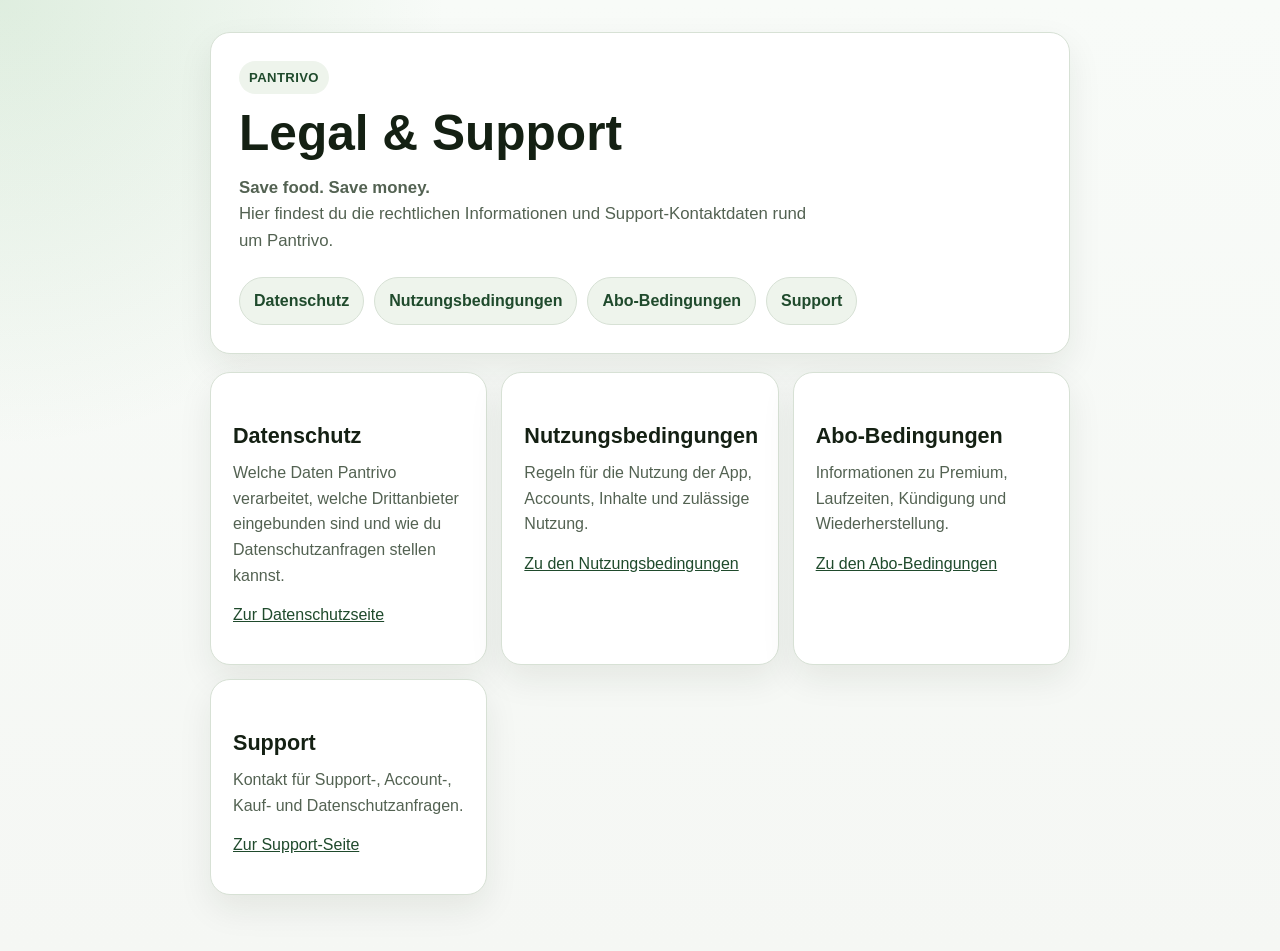
<file: index.html>
<!doctype html>
<html lang="de">
  <head>
    <meta charset="utf-8" />
    <meta name="viewport" content="width=device-width, initial-scale=1" />
    <title>Pantrivo Legal & Support</title>
    <meta
      name="description"
      content="Rechtliche Informationen und Support-Kontakt für Pantrivo."
    />
    <link rel="stylesheet" href="./styles.css" />
  </head>
  <body>
    <main class="shell">
      <section class="hero">
        <span class="eyebrow">Pantrivo</span>
        <h1>Legal & Support</h1>
        <p class="lead">
          <strong>Save food. Save money.</strong><br />
          Hier findest du die rechtlichen Informationen und Support-Kontaktdaten
          rund um Pantrivo.
        </p>
        <nav class="nav" aria-label="Legal navigation">
          <a href="./privacy.html">Datenschutz</a>
          <a href="./terms.html">Nutzungsbedingungen</a>
          <a href="./subscription-terms.html">Abo-Bedingungen</a>
          <a href="./support.html">Support</a>
        </nav>
      </section>

      <section class="grid">
        <article class="card">
          <h2>Datenschutz</h2>
          <p class="muted">
            Welche Daten Pantrivo verarbeitet, welche Drittanbieter eingebunden sind und
            wie du Datenschutzanfragen stellen kannst.
          </p>
          <p><a href="./privacy.html">Zur Datenschutzseite</a></p>
        </article>

        <article class="card">
          <h2>Nutzungsbedingungen</h2>
          <p class="muted">
            Regeln für die Nutzung der App, Accounts, Inhalte und zulässige Nutzung.
          </p>
          <p><a href="./terms.html">Zu den Nutzungsbedingungen</a></p>
        </article>

        <article class="card">
          <h2>Abo-Bedingungen</h2>
          <p class="muted">
            Informationen zu Premium, Laufzeiten, Kündigung und Wiederherstellung.
          </p>
          <p><a href="./subscription-terms.html">Zu den Abo-Bedingungen</a></p>
        </article>

        <article class="card">
          <h2>Support</h2>
          <p class="muted">
            Kontakt für Support-, Account-, Kauf- und Datenschutzanfragen.
          </p>
          <p><a href="./support.html">Zur Support-Seite</a></p>
        </article>
      </section>

    </main>
  </body>
</html>
</file>
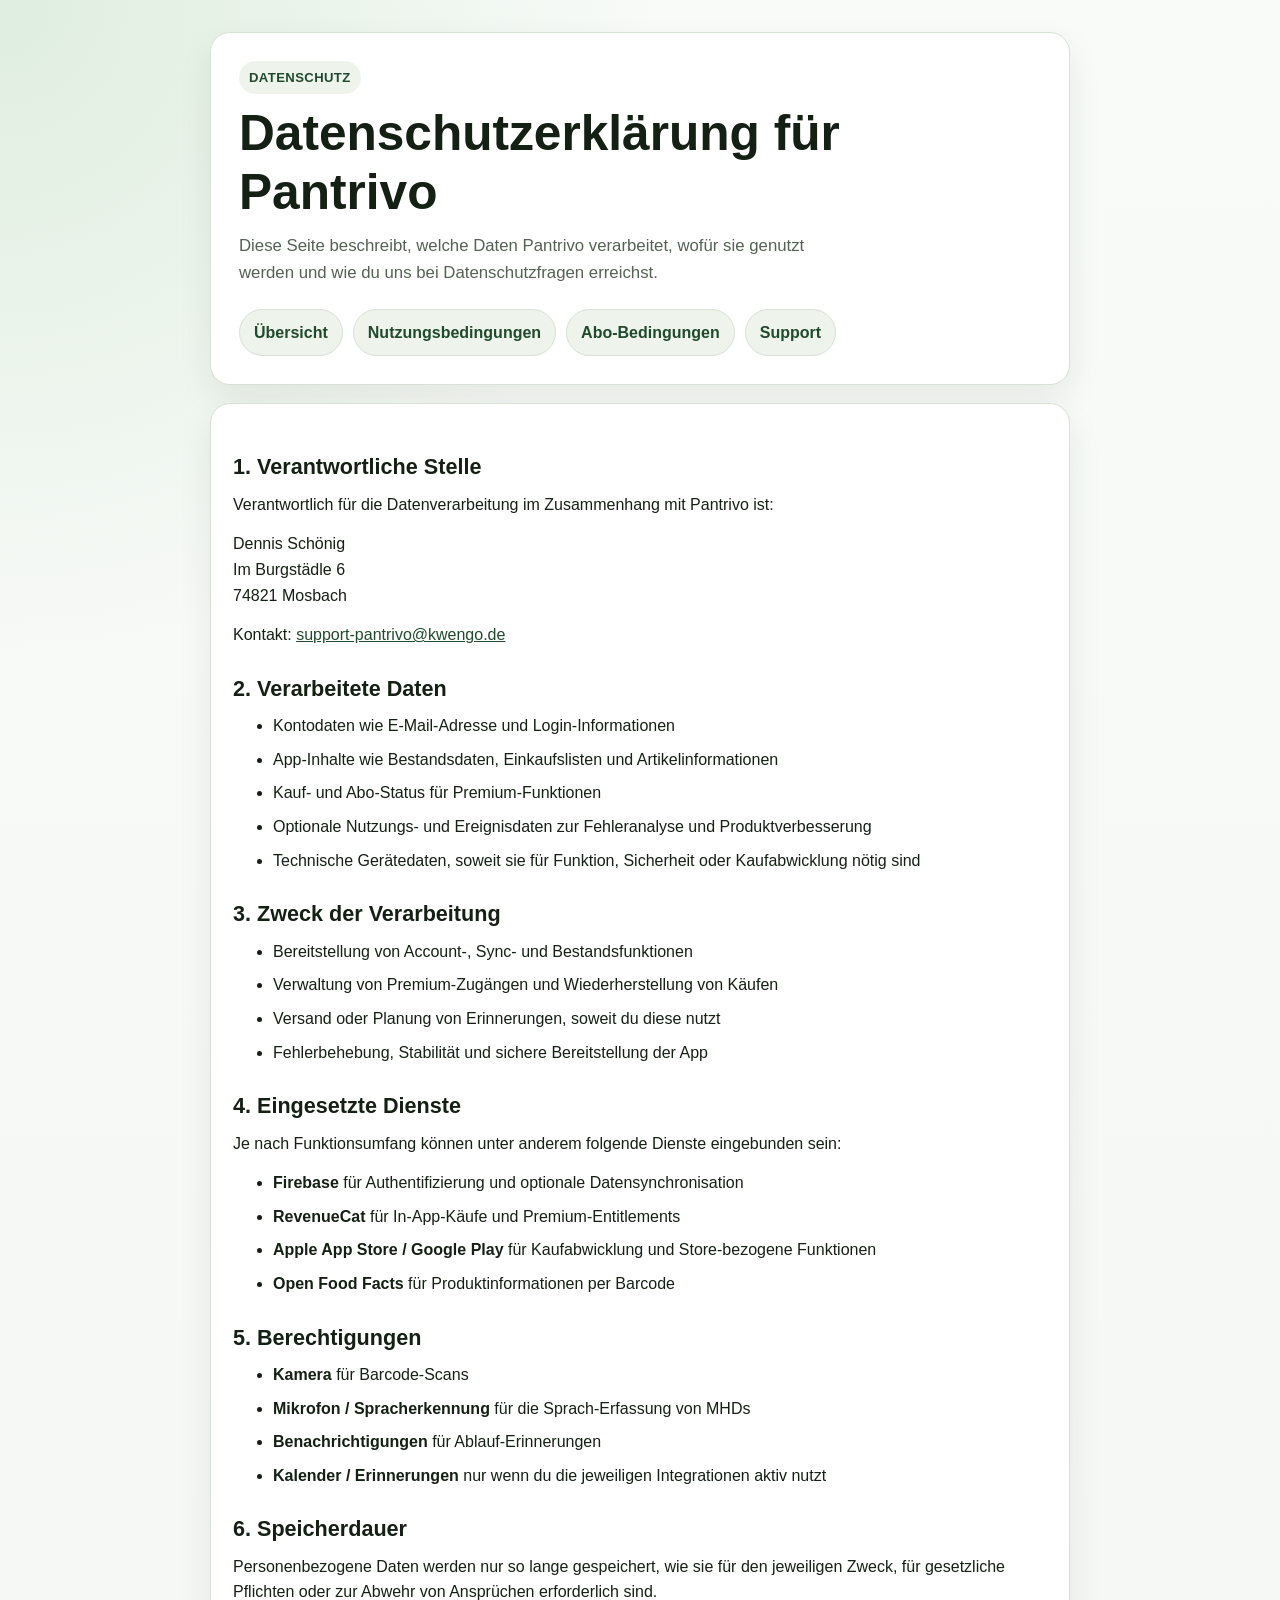
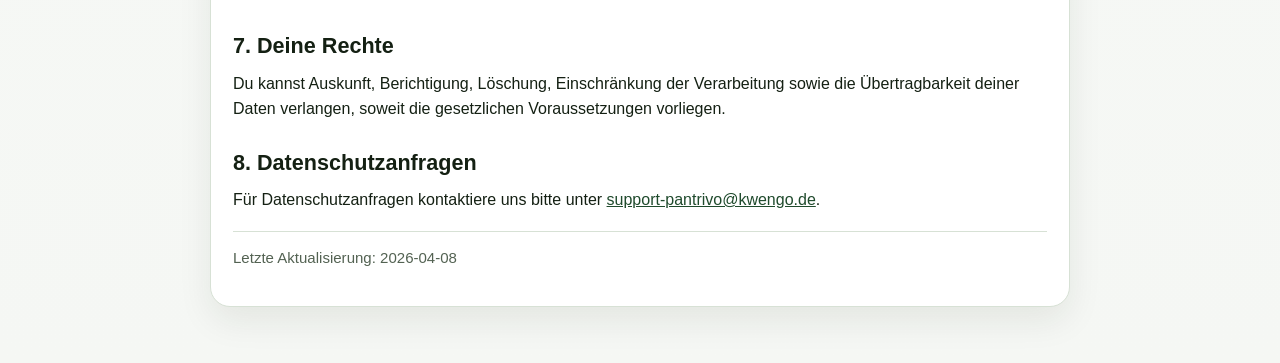
<file: privacy.html>
<!doctype html>
<html lang="de">
  <head>
    <meta charset="utf-8" />
    <meta name="viewport" content="width=device-width, initial-scale=1" />
    <title>Pantrivo Datenschutz</title>
    <link rel="stylesheet" href="./styles.css" />
  </head>
  <body>
    <main class="shell">
      <section class="hero">
        <span class="eyebrow">Datenschutz</span>
        <h1>Datenschutzerklärung für Pantrivo</h1>
        <p class="lead">
          Diese Seite beschreibt, welche Daten Pantrivo verarbeitet, wofür sie genutzt
          werden und wie du uns bei Datenschutzfragen erreichst.
        </p>
        <nav class="nav" aria-label="Legal navigation">
          <a href="./index.html">Übersicht</a>
          <a href="./terms.html">Nutzungsbedingungen</a>
          <a href="./subscription-terms.html">Abo-Bedingungen</a>
          <a href="./support.html">Support</a>
        </nav>
      </section>

      <article class="card">
        <h2>1. Verantwortliche Stelle</h2>
        <p>
          Verantwortlich für die Datenverarbeitung im Zusammenhang mit Pantrivo ist:
        </p>
        <p>
          Dennis Sch&ouml;nig<br />
          Im Burgst&auml;dle 6<br />
          74821 Mosbach
        </p>
        <p>
          Kontakt: <a href="mailto:support-pantrivo@kwengo.de">support-pantrivo@kwengo.de</a>
        </p>

        <h2>2. Verarbeitete Daten</h2>
        <ul class="list-tight">
          <li>Kontodaten wie E-Mail-Adresse und Login-Informationen</li>
          <li>App-Inhalte wie Bestandsdaten, Einkaufslisten und Artikelinformationen</li>
          <li>Kauf- und Abo-Status für Premium-Funktionen</li>
          <li>Optionale Nutzungs- und Ereignisdaten zur Fehleranalyse und Produktverbesserung</li>
          <li>Technische Gerätedaten, soweit sie für Funktion, Sicherheit oder Kaufabwicklung nötig sind</li>
        </ul>

        <h2>3. Zweck der Verarbeitung</h2>
        <ul class="list-tight">
          <li>Bereitstellung von Account-, Sync- und Bestandsfunktionen</li>
          <li>Verwaltung von Premium-Zugängen und Wiederherstellung von Käufen</li>
          <li>Versand oder Planung von Erinnerungen, soweit du diese nutzt</li>
          <li>Fehlerbehebung, Stabilität und sichere Bereitstellung der App</li>
        </ul>

        <h2>4. Eingesetzte Dienste</h2>
        <p>Je nach Funktionsumfang können unter anderem folgende Dienste eingebunden sein:</p>
        <ul class="list-tight">
          <li><strong>Firebase</strong> für Authentifizierung und optionale Datensynchronisation</li>
          <li><strong>RevenueCat</strong> für In-App-Käufe und Premium-Entitlements</li>
          <li><strong>Apple App Store / Google Play</strong> für Kaufabwicklung und Store-bezogene Funktionen</li>
          <li><strong>Open Food Facts</strong> für Produktinformationen per Barcode</li>
        </ul>

        <h2>5. Berechtigungen</h2>
        <ul class="list-tight">
          <li><strong>Kamera</strong> für Barcode-Scans</li>
          <li><strong>Mikrofon / Spracherkennung</strong> für die Sprach-Erfassung von MHDs</li>
          <li><strong>Benachrichtigungen</strong> für Ablauf-Erinnerungen</li>
          <li><strong>Kalender / Erinnerungen</strong> nur wenn du die jeweiligen Integrationen aktiv nutzt</li>
        </ul>

        <h2>6. Speicherdauer</h2>
        <p>
          Personenbezogene Daten werden nur so lange gespeichert, wie sie für den
          jeweiligen Zweck, für gesetzliche Pflichten oder zur Abwehr von Ansprüchen
          erforderlich sind.
        </p>

        <h2>7. Deine Rechte</h2>
        <p>
          Du kannst Auskunft, Berichtigung, Löschung, Einschränkung der Verarbeitung
          sowie die Übertragbarkeit deiner Daten verlangen, soweit die gesetzlichen
          Voraussetzungen vorliegen.
        </p>

        <h2>8. Datenschutzanfragen</h2>
        <p>
          Für Datenschutzanfragen kontaktiere uns bitte unter
          <a href="mailto:support-pantrivo@kwengo.de">support-pantrivo@kwengo.de</a>.
        </p>

        <p class="meta">Letzte Aktualisierung: 2026-04-08</p>
      </article>
    </main>
  </body>
</html>
</file>
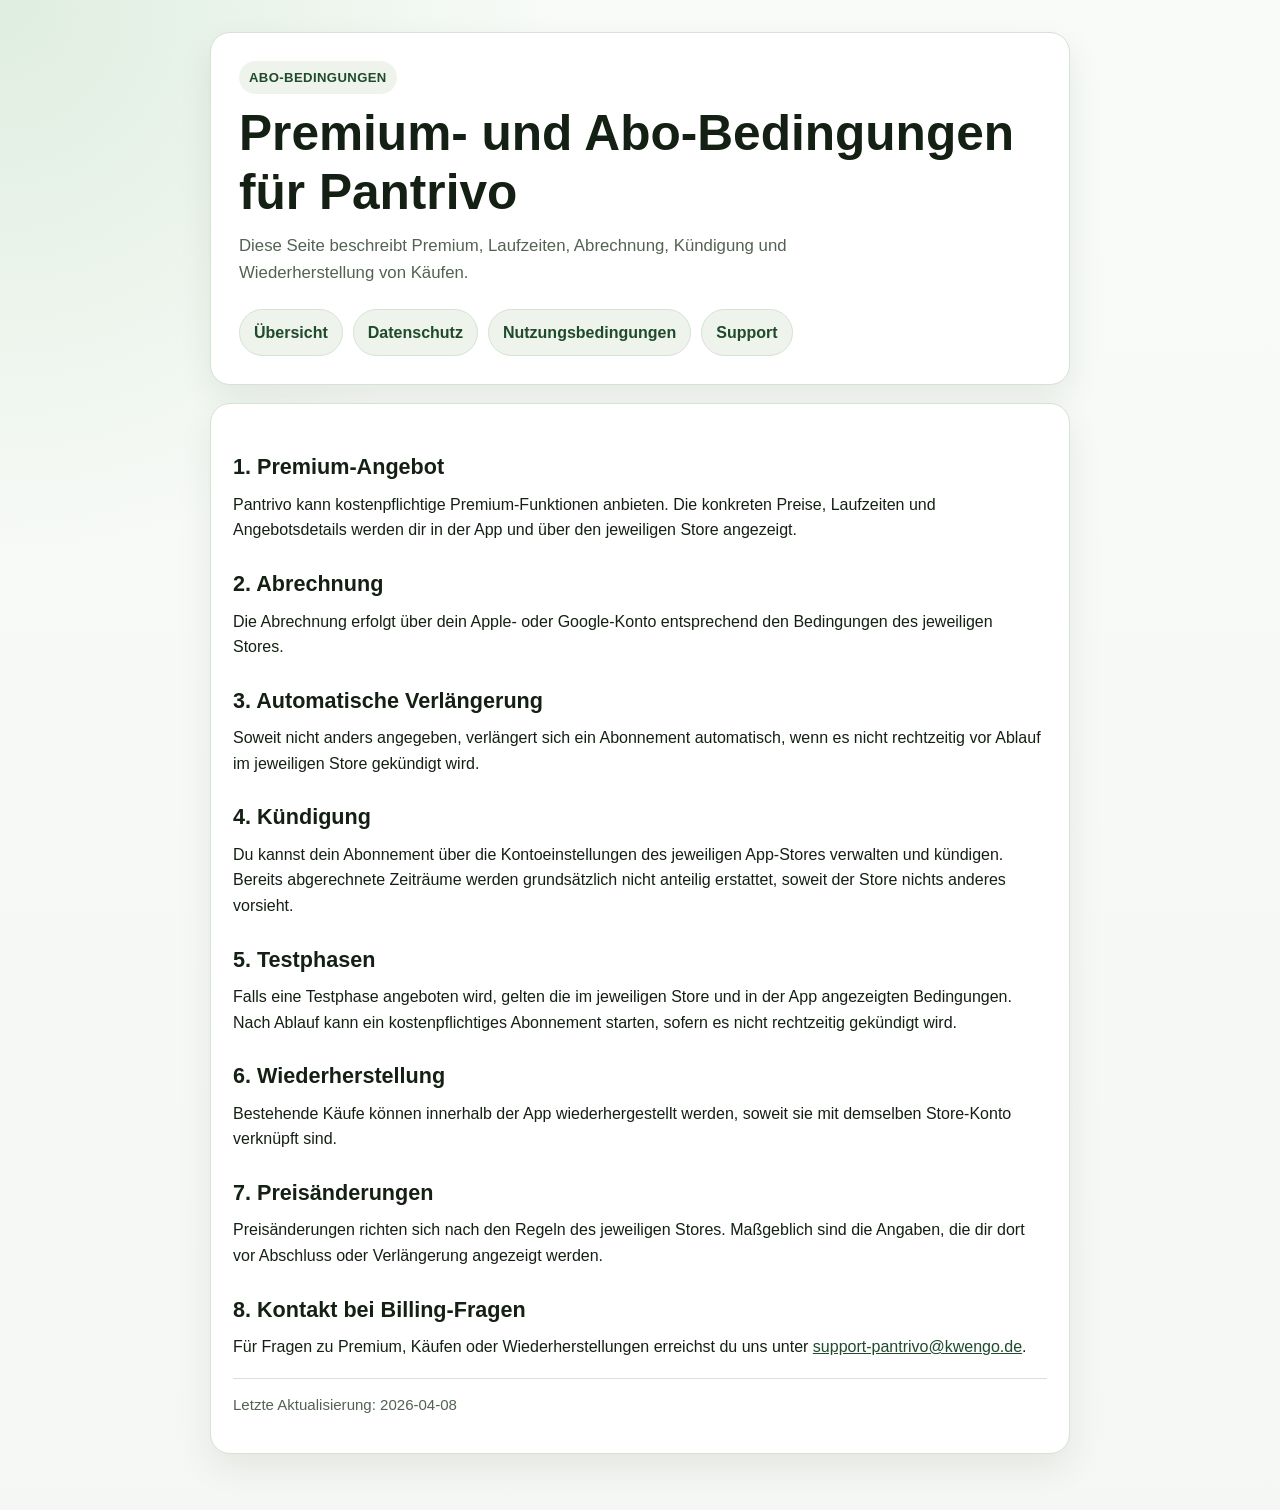
<file: subscription-terms.html>
<!doctype html>
<html lang="de">
  <head>
    <meta charset="utf-8" />
    <meta name="viewport" content="width=device-width, initial-scale=1" />
    <title>Pantrivo Abo-Bedingungen</title>
    <link rel="stylesheet" href="./styles.css" />
  </head>
  <body>
    <main class="shell">
      <section class="hero">
        <span class="eyebrow">Abo-Bedingungen</span>
        <h1>Premium- und Abo-Bedingungen für Pantrivo</h1>
        <p class="lead">
          Diese Seite beschreibt Premium, Laufzeiten, Abrechnung, Kündigung und
          Wiederherstellung von Käufen.
        </p>
        <nav class="nav" aria-label="Legal navigation">
          <a href="./index.html">Übersicht</a>
          <a href="./privacy.html">Datenschutz</a>
          <a href="./terms.html">Nutzungsbedingungen</a>
          <a href="./support.html">Support</a>
        </nav>
      </section>

      <article class="card">
        <h2>1. Premium-Angebot</h2>
        <p>
          Pantrivo kann kostenpflichtige Premium-Funktionen anbieten. Die konkreten Preise,
          Laufzeiten und Angebotsdetails werden dir in der App und über den jeweiligen
          Store angezeigt.
        </p>

        <h2>2. Abrechnung</h2>
        <p>
          Die Abrechnung erfolgt über dein Apple- oder Google-Konto entsprechend den
          Bedingungen des jeweiligen Stores.
        </p>

        <h2>3. Automatische Verlängerung</h2>
        <p>
          Soweit nicht anders angegeben, verlängert sich ein Abonnement automatisch,
          wenn es nicht rechtzeitig vor Ablauf im jeweiligen Store gekündigt wird.
        </p>

        <h2>4. Kündigung</h2>
        <p>
          Du kannst dein Abonnement über die Kontoeinstellungen des jeweiligen App-Stores
          verwalten und kündigen. Bereits abgerechnete Zeiträume werden grundsätzlich
          nicht anteilig erstattet, soweit der Store nichts anderes vorsieht.
        </p>

        <h2>5. Testphasen</h2>
        <p>
          Falls eine Testphase angeboten wird, gelten die im jeweiligen Store und in der
          App angezeigten Bedingungen. Nach Ablauf kann ein kostenpflichtiges Abonnement
          starten, sofern es nicht rechtzeitig gekündigt wird.
        </p>

        <h2>6. Wiederherstellung</h2>
        <p>
          Bestehende Käufe können innerhalb der App wiederhergestellt werden, soweit sie
          mit demselben Store-Konto verknüpft sind.
        </p>

        <h2>7. Preisänderungen</h2>
        <p>
          Preisänderungen richten sich nach den Regeln des jeweiligen Stores. Maßgeblich
          sind die Angaben, die dir dort vor Abschluss oder Verlängerung angezeigt werden.
        </p>

        <h2>8. Kontakt bei Billing-Fragen</h2>
        <p>
          Für Fragen zu Premium, Käufen oder Wiederherstellungen erreichst du uns unter
          <a href="mailto:support-pantrivo@kwengo.de">support-pantrivo@kwengo.de</a>.
        </p>

        <p class="meta">Letzte Aktualisierung: 2026-04-08</p>
      </article>
    </main>
  </body>
</html>
</file>
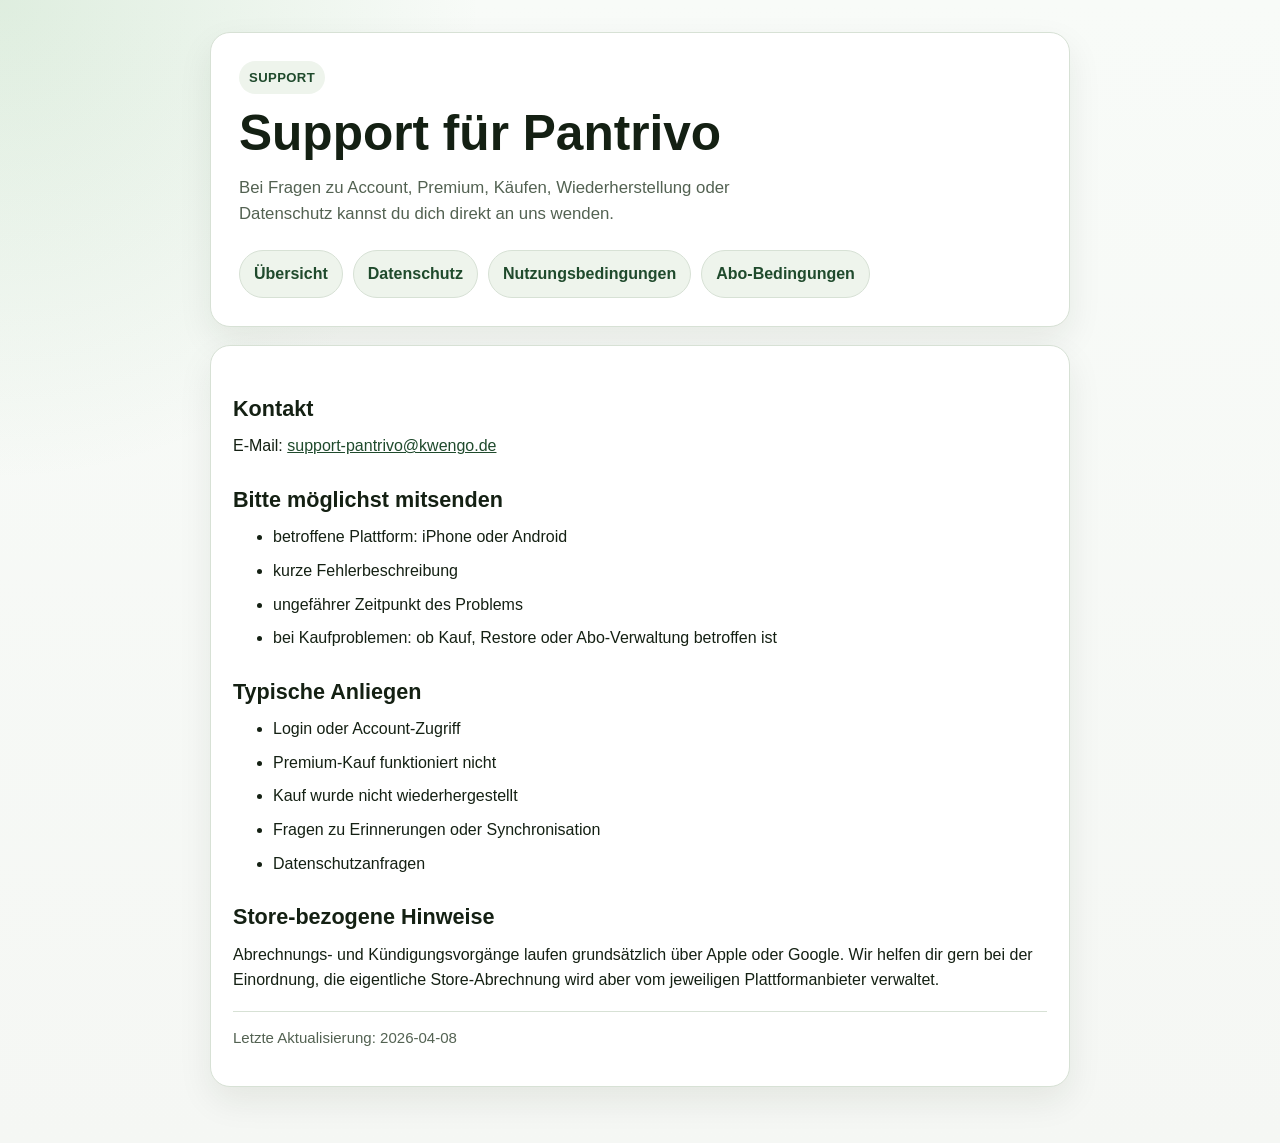
<file: support.html>
<!doctype html>
<html lang="de">
  <head>
    <meta charset="utf-8" />
    <meta name="viewport" content="width=device-width, initial-scale=1" />
    <title>Pantrivo Support</title>
    <link rel="stylesheet" href="./styles.css" />
  </head>
  <body>
    <main class="shell">
      <section class="hero">
        <span class="eyebrow">Support</span>
        <h1>Support für Pantrivo</h1>
        <p class="lead">
          Bei Fragen zu Account, Premium, Käufen, Wiederherstellung oder Datenschutz
          kannst du dich direkt an uns wenden.
        </p>
        <nav class="nav" aria-label="Legal navigation">
          <a href="./index.html">Übersicht</a>
          <a href="./privacy.html">Datenschutz</a>
          <a href="./terms.html">Nutzungsbedingungen</a>
          <a href="./subscription-terms.html">Abo-Bedingungen</a>
        </nav>
      </section>

      <article class="card">
        <h2>Kontakt</h2>
        <p>
          E-Mail:
          <a href="mailto:support-pantrivo@kwengo.de">support-pantrivo@kwengo.de</a>
        </p>

        <h2>Bitte möglichst mitsenden</h2>
        <ul class="list-tight">
          <li>betroffene Plattform: iPhone oder Android</li>
          <li>kurze Fehlerbeschreibung</li>
          <li>ungefährer Zeitpunkt des Problems</li>
          <li>bei Kaufproblemen: ob Kauf, Restore oder Abo-Verwaltung betroffen ist</li>
        </ul>

        <h2>Typische Anliegen</h2>
        <ul class="list-tight">
          <li>Login oder Account-Zugriff</li>
          <li>Premium-Kauf funktioniert nicht</li>
          <li>Kauf wurde nicht wiederhergestellt</li>
          <li>Fragen zu Erinnerungen oder Synchronisation</li>
          <li>Datenschutzanfragen</li>
        </ul>

        <h2>Store-bezogene Hinweise</h2>
        <p>
          Abrechnungs- und Kündigungsvorgänge laufen grundsätzlich über Apple oder Google.
          Wir helfen dir gern bei der Einordnung, die eigentliche Store-Abrechnung wird aber
          vom jeweiligen Plattformanbieter verwaltet.
        </p>

        <p class="meta">Letzte Aktualisierung: 2026-04-08</p>
      </article>
    </main>
  </body>
</html>
</file>
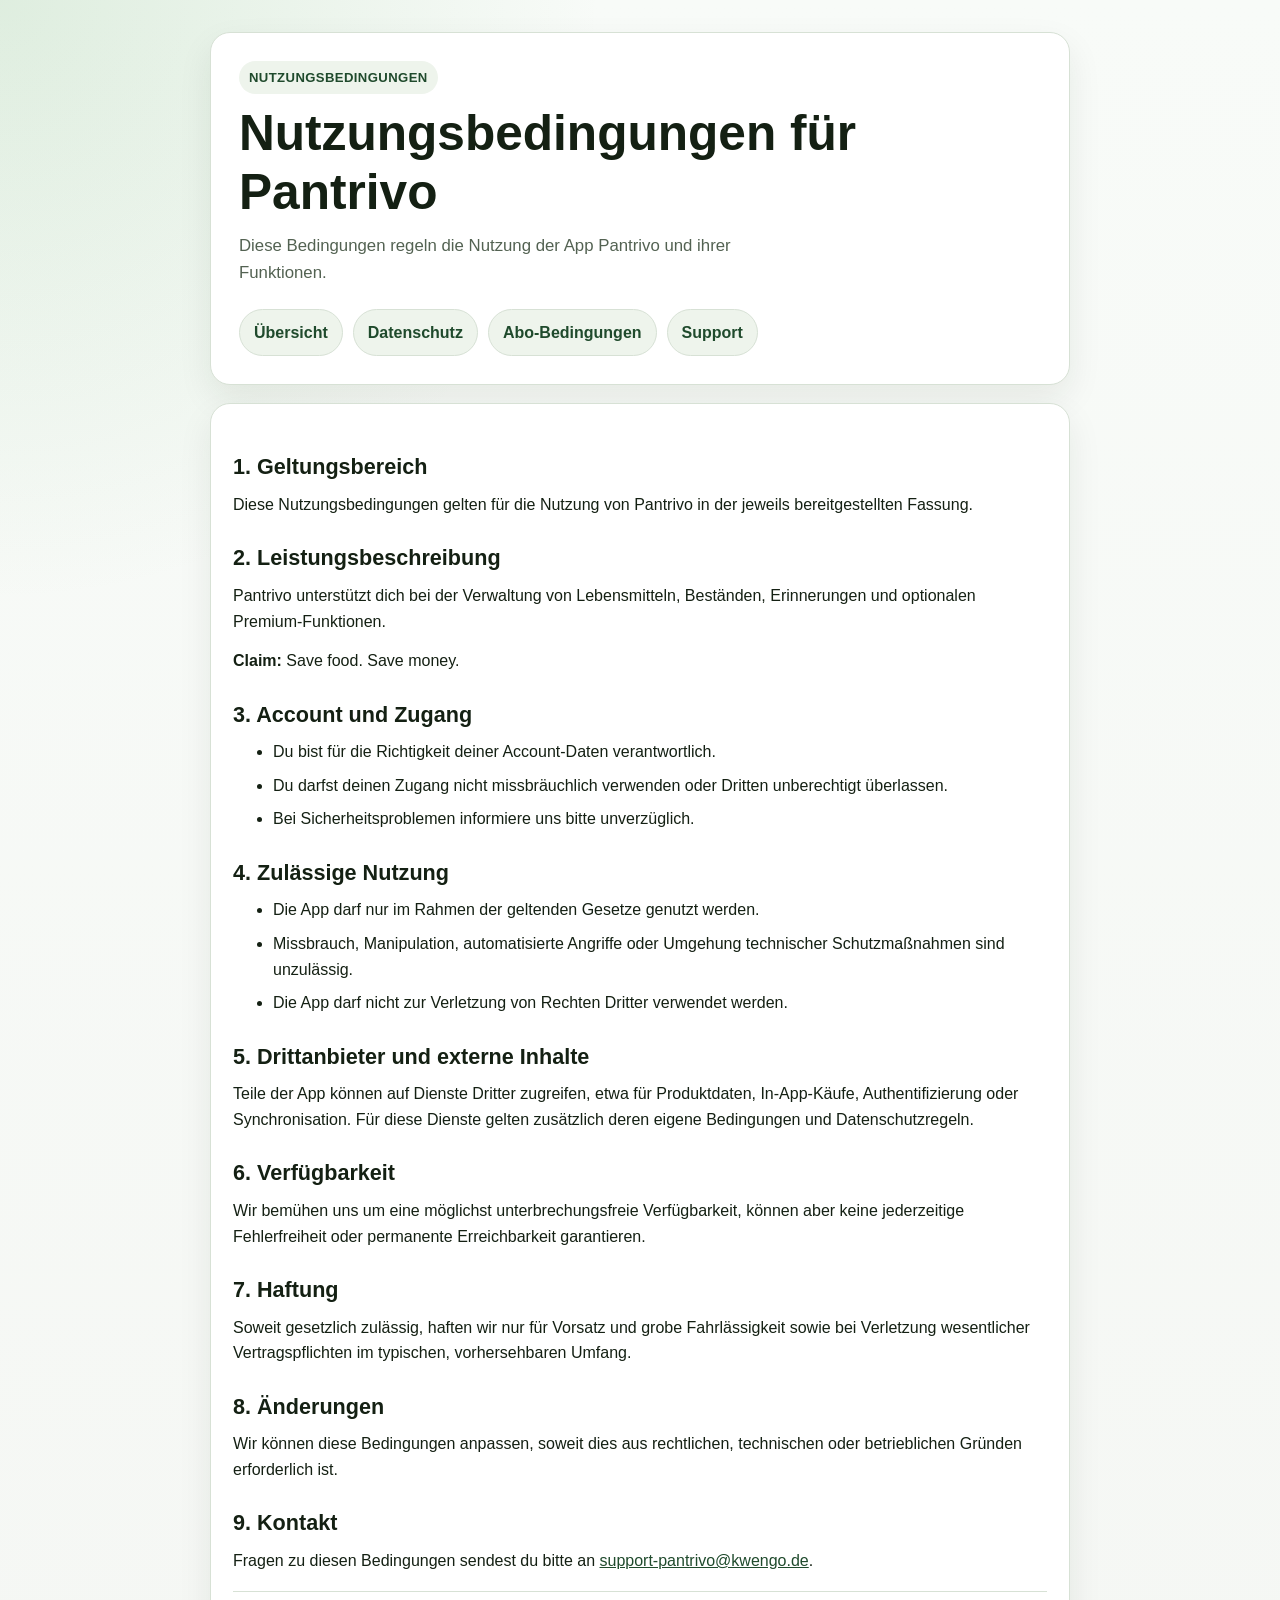
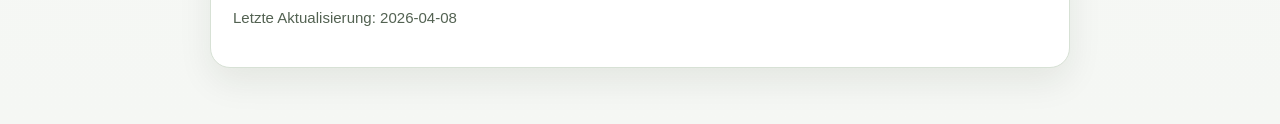
<file: terms.html>
<!doctype html>
<html lang="de">
  <head>
    <meta charset="utf-8" />
    <meta name="viewport" content="width=device-width, initial-scale=1" />
    <title>Pantrivo Nutzungsbedingungen</title>
    <link rel="stylesheet" href="./styles.css" />
  </head>
  <body>
    <main class="shell">
      <section class="hero">
        <span class="eyebrow">Nutzungsbedingungen</span>
        <h1>Nutzungsbedingungen für Pantrivo</h1>
        <p class="lead">
          Diese Bedingungen regeln die Nutzung der App Pantrivo und ihrer Funktionen.
        </p>
        <nav class="nav" aria-label="Legal navigation">
          <a href="./index.html">Übersicht</a>
          <a href="./privacy.html">Datenschutz</a>
          <a href="./subscription-terms.html">Abo-Bedingungen</a>
          <a href="./support.html">Support</a>
        </nav>
      </section>

      <article class="card">
        <h2>1. Geltungsbereich</h2>
        <p>
          Diese Nutzungsbedingungen gelten für die Nutzung von Pantrivo in der jeweils
          bereitgestellten Fassung.
        </p>

        <h2>2. Leistungsbeschreibung</h2>
        <p>
          Pantrivo unterstützt dich bei der Verwaltung von Lebensmitteln, Beständen,
          Erinnerungen und optionalen Premium-Funktionen.
        </p>
        <p><strong>Claim:</strong> Save food. Save money.</p>

        <h2>3. Account und Zugang</h2>
        <ul class="list-tight">
          <li>Du bist für die Richtigkeit deiner Account-Daten verantwortlich.</li>
          <li>Du darfst deinen Zugang nicht missbräuchlich verwenden oder Dritten unberechtigt überlassen.</li>
          <li>Bei Sicherheitsproblemen informiere uns bitte unverzüglich.</li>
        </ul>

        <h2>4. Zulässige Nutzung</h2>
        <ul class="list-tight">
          <li>Die App darf nur im Rahmen der geltenden Gesetze genutzt werden.</li>
          <li>Missbrauch, Manipulation, automatisierte Angriffe oder Umgehung technischer Schutzmaßnahmen sind unzulässig.</li>
          <li>Die App darf nicht zur Verletzung von Rechten Dritter verwendet werden.</li>
        </ul>

        <h2>5. Drittanbieter und externe Inhalte</h2>
        <p>
          Teile der App können auf Dienste Dritter zugreifen, etwa für Produktdaten,
          In-App-Käufe, Authentifizierung oder Synchronisation. Für diese Dienste gelten
          zusätzlich deren eigene Bedingungen und Datenschutzregeln.
        </p>

        <h2>6. Verfügbarkeit</h2>
        <p>
          Wir bemühen uns um eine möglichst unterbrechungsfreie Verfügbarkeit, können
          aber keine jederzeitige Fehlerfreiheit oder permanente Erreichbarkeit garantieren.
        </p>

        <h2>7. Haftung</h2>
        <p>
          Soweit gesetzlich zulässig, haften wir nur für Vorsatz und grobe Fahrlässigkeit
          sowie bei Verletzung wesentlicher Vertragspflichten im typischen, vorhersehbaren Umfang.
        </p>

        <h2>8. Änderungen</h2>
        <p>
          Wir können diese Bedingungen anpassen, soweit dies aus rechtlichen, technischen
          oder betrieblichen Gründen erforderlich ist.
        </p>

        <h2>9. Kontakt</h2>
        <p>
          Fragen zu diesen Bedingungen sendest du bitte an
          <a href="mailto:support-pantrivo@kwengo.de">support-pantrivo@kwengo.de</a>.
        </p>

        <p class="meta">Letzte Aktualisierung: 2026-04-08</p>
      </article>
    </main>
  </body>
</html>
</file>
<file: styles.css>
:root {
  color-scheme: light;
  --bg: #f5f7f4;
  --surface: #ffffff;
  --surface-alt: #eef4ec;
  --text: #142013;
  --muted: #536252;
  --line: #d7e1d5;
  --accent: #2e6a3f;
  --accent-strong: #1f4a2c;
  --max-width: 860px;
  --radius: 20px;
  --shadow: 0 14px 34px rgba(20, 32, 19, 0.08);
}

* {
  box-sizing: border-box;
}

html {
  font-family:
    ui-sans-serif,
    -apple-system,
    BlinkMacSystemFont,
    "Segoe UI",
    sans-serif;
  line-height: 1.6;
}

body {
  margin: 0;
  color: var(--text);
  background:
    radial-gradient(circle at top left, rgba(107, 177, 110, 0.18), transparent 28%),
    linear-gradient(180deg, #f8fbf8 0%, var(--bg) 100%);
}

a {
  color: var(--accent-strong);
}

.shell {
  width: min(100% - 32px, var(--max-width));
  margin: 0 auto;
  padding: 32px 0 56px;
}

.hero,
.card {
  background: var(--surface);
  border: 1px solid var(--line);
  border-radius: var(--radius);
  box-shadow: var(--shadow);
}

.hero {
  padding: 28px;
  margin-bottom: 18px;
}

.eyebrow {
  display: inline-flex;
  margin-bottom: 10px;
  padding: 6px 10px;
  border-radius: 999px;
  background: var(--surface-alt);
  color: var(--accent-strong);
  font-size: 0.82rem;
  font-weight: 700;
  letter-spacing: 0.03em;
  text-transform: uppercase;
}

h1,
h2,
h3 {
  margin: 0 0 12px;
  line-height: 1.18;
}

h1 {
  font-size: clamp(2rem, 5vw, 3.1rem);
}

h2 {
  font-size: 1.35rem;
  margin-top: 28px;
}

h3 {
  font-size: 1rem;
  margin-top: 20px;
}

p,
ul,
ol {
  margin: 0 0 14px;
}

.lead {
  max-width: 62ch;
  color: var(--muted);
  font-size: 1.05rem;
}

.nav {
  display: flex;
  flex-wrap: wrap;
  gap: 10px;
  margin-top: 22px;
}

.nav a {
  display: inline-flex;
  padding: 10px 14px;
  border-radius: 999px;
  border: 1px solid var(--line);
  background: var(--surface-alt);
  text-decoration: none;
  font-weight: 600;
}

.grid {
  display: grid;
  gap: 14px;
  grid-template-columns: repeat(auto-fit, minmax(220px, 1fr));
  margin-top: 18px;
}

.card {
  padding: 22px;
}

.muted {
  color: var(--muted);
}

.list-tight li + li {
  margin-top: 8px;
}

.meta {
  margin-top: 18px;
  padding-top: 14px;
  border-top: 1px solid var(--line);
  color: var(--muted);
  font-size: 0.94rem;
}

.note {
  margin-top: 18px;
  padding: 14px 16px;
  border-left: 4px solid var(--accent);
  background: var(--surface-alt);
  border-radius: 12px;
}

code {
  padding: 2px 6px;
  border-radius: 8px;
  background: #edf3ec;
  font-size: 0.94em;
}

footer {
  margin-top: 18px;
  color: var(--muted);
  font-size: 0.92rem;
}

@media (max-width: 640px) {
  .shell {
    width: min(100% - 20px, var(--max-width));
    padding-top: 20px;
  }

  .hero,
  .card {
    border-radius: 18px;
    padding: 18px;
  }
}
</file>
